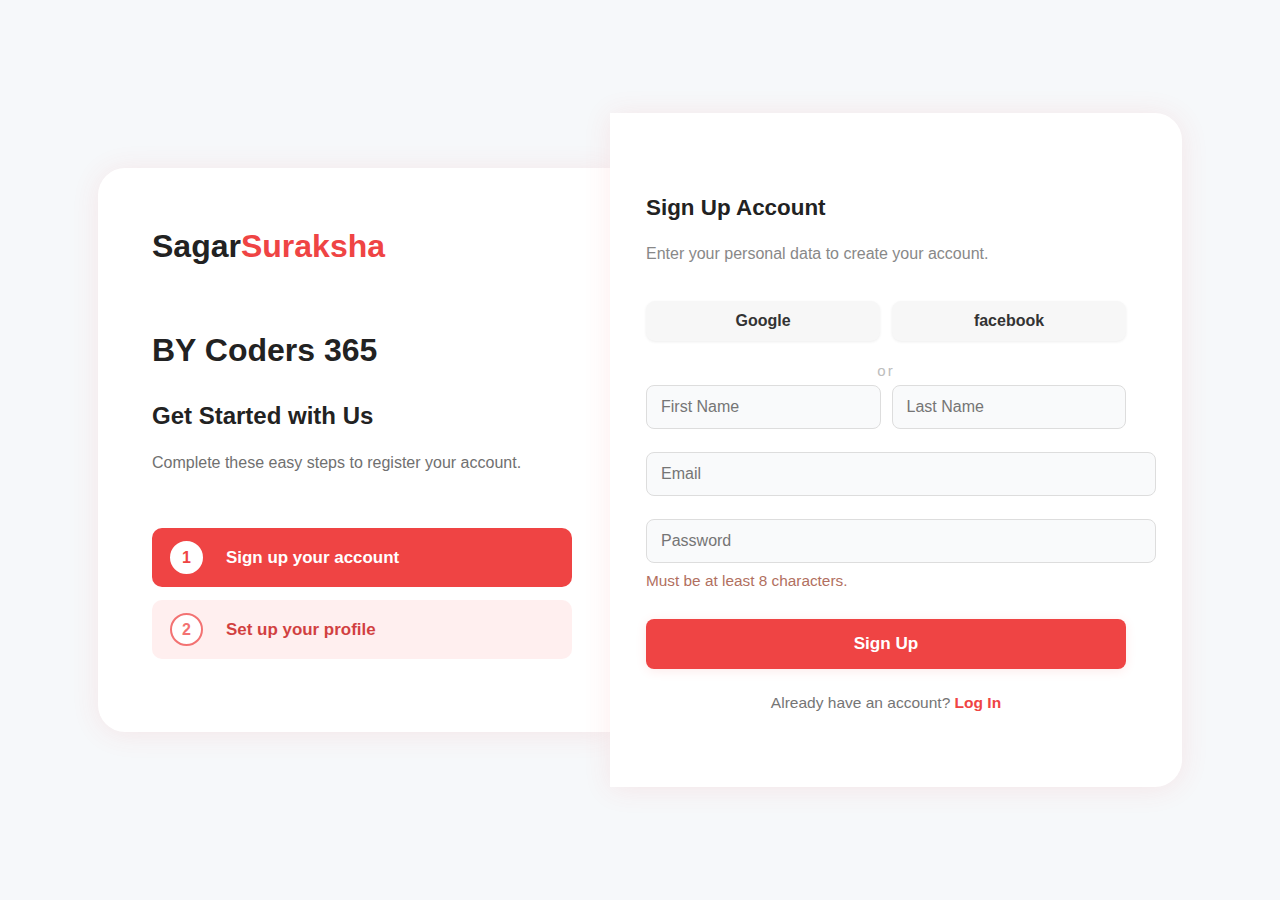
<file: register.html>
<!DOCTYPE html>
<html lang="en">
<head>
  <meta charset="UTF-8" />
  <meta name="viewport" content="width=device-width, initial-scale=1.0"/>
  <title>Sign Up - Sagar Suraksha</title>
  <link rel="stylesheet" href="register.css" />

</head>
<body>
  <div class="register-container">
    <section class="progress-section">
      <div class="logo">Sagar<span class="accent">Suraksha</span></div>
      <h1>BY Coders 365</h1>
      <h2>Get Started with Us</h2>
      <p class="desc">
        Complete these easy steps to register your account.
      </p>
      <div class="stepbar">
        <div class="step active">
          <span>1</span> Sign up your account
        </div>
        <div class="step">
          <span>2</span> Set up your profile
        </div>
      </div>
    </section>
    <section class="form-section">
      <form class="signup-form">
        <h3>Sign Up Account</h3>
        <p class="desc2">Enter your personal data to create your account.</p>
        <div class="social-buttons">
          <button type="button" class="social-btn google">Google</button>
          <button type="button" class="social-btn github">facebook</button>
        </div>
        <div class="or">or</div>
        <div class="field-row">
          <input type="text" placeholder="First Name" required />
          <input type="text" placeholder="Last Name" required />
        </div>
        <input type="email" placeholder="Email" required />
        <input type="password" placeholder="Password" minlength="8" required />
        <div class="instructions">Must be at least 8 characters.</div>
        <button type="submit" class="submit-btn">Sign Up</button>
        <p class="signin-link">Already have an account? <a href="login.html">Log In</a></p>
      </form>
    </section>
  </div>
  <script>
  document.querySelector('.signup-form').addEventListener('submit', function(e) {
    e.preventDefault();
    // Here you can add form validation or backend submission logic

    // Redirect to home page after successful signup
    window.location.href = "index.html";
  });
</script>

</body>
</html>
</file>
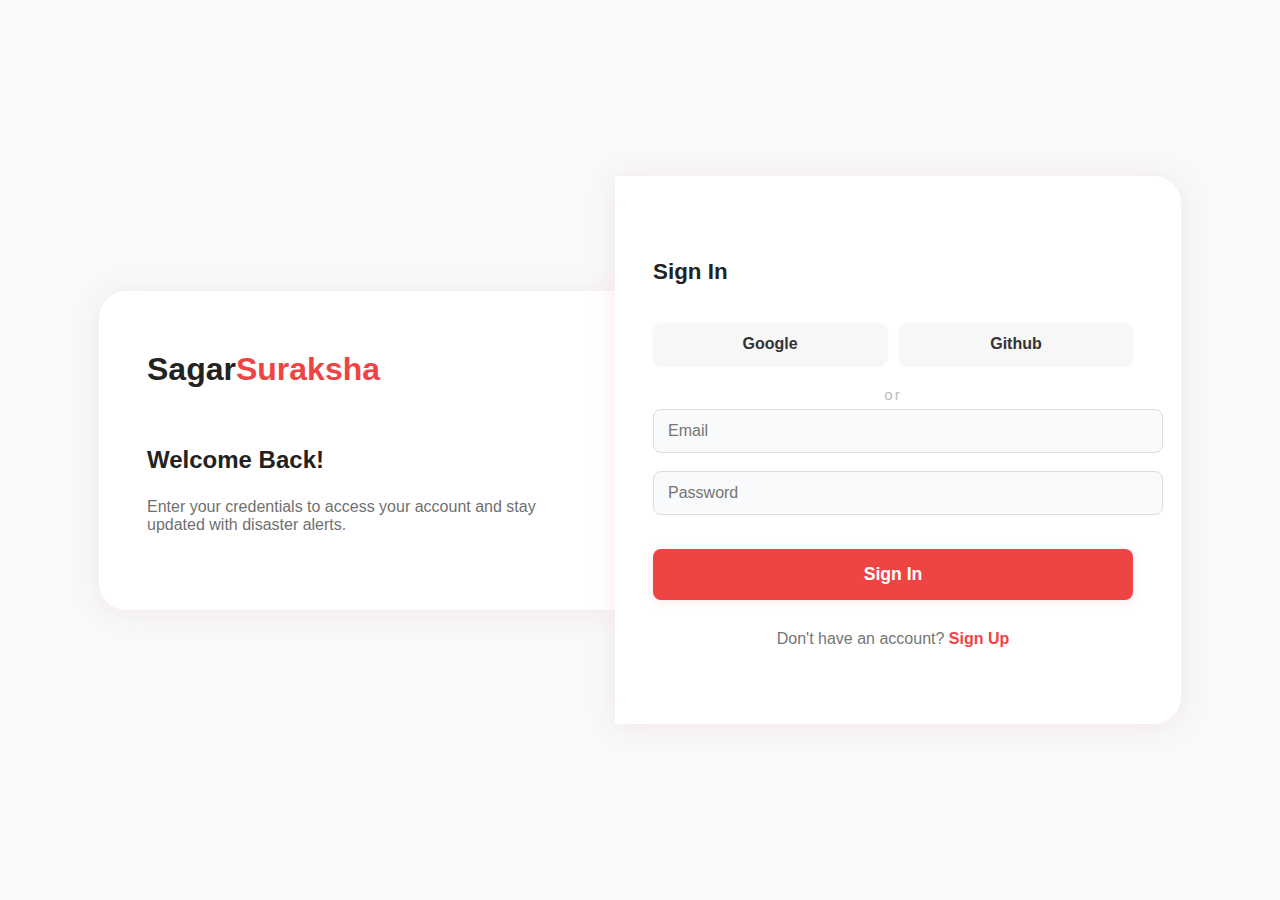
<file: signin.html>
<!DOCTYPE html>
<html lang="en">
<head>
  <meta charset="UTF-8" />
  <meta name="viewport" content="width=device-width, initial-scale=1.0"/>
  <title>Sign In - Rescue.AI</title>
  <link rel="stylesheet" href="signin.css" />
</head>
<body>
  <div class="signin-container">
    <section class="promo-section">
      <div class="logo">Sagar<span class="accent">Suraksha</span></div>
      <h2>Welcome Back!</h2>
      <p>Enter your credentials to access your account and stay updated with disaster alerts.</p>
    </section>
    <section class="form-section">
      <form class="signin-form">
        <h3>Sign In</h3>
        <div class="social-btns">
          <button type="button" class="social-btn google">Google</button>
          <button type="button" class="social-btn github">Github</button>
        </div>
        <div class="or">or</div>
        <input type="email" placeholder="Email" required />
        <input type="password" placeholder="Password" required />
        <button type="submit" class="sign-in-btn">Sign In</button>
        <p class="register-link">Don't have an account? <a href="register.html">Sign Up</a></p>
      </form>
    </section>
  </div>
  <script>
  document.querySelector('.signin-form').addEventListener('submit', function(e){
    e.preventDefault();
    // You can add validation/auth backend logic here if needed

    // Redirect to home page after form submission
    window.location.href = 'index.html';  // Adjust to your home page filename
  });
</script>

</body>
</html>
</file>
<file: register.css>
body, html {
  margin: 0; padding: 0;
  font-family: 'Segoe UI', Tahoma, Geneva, Verdana, sans-serif;
  background: #f6f8fa;
  color: #222;
  min-height: 100vh;
}
.register-container {
  display: flex; min-height: 100vh;
  justify-content: center; align-items: center; padding: 0;
  background: #f6f8fa;
}
.progress-section {
  flex: 1;
  background: white;
  border-radius: 27px 0 0 27px;
  box-shadow: 0 2px 28px rgba(239,68,68,0.10);
  padding: 60px 38px 60px 54px;
  display: flex; flex-direction: column; align-items: start;
  min-width: 350px; max-width: 420px;
}
.logo {
  font-size: 2rem; font-weight: 700;
  margin-bottom: 46px;
}
.accent { color: #ef4444; }
.progress-section h2 {
  margin: 12px 0 8px 0; font-size: 1.5rem; font-weight: 700;
}
.progress-section .desc {
  color: #707070;
  margin-bottom: 26px;
  font-weight: 400;
}
.stepbar { width: 100%; margin-top: 30px; }
.step {
  background: #ffeaea;
  color: #c30000;
  border-radius: 10px;
  margin-bottom: 13px;
  padding: 13px 18px;
  font-weight: 600; display: flex; align-items: center; gap: 15px;
  font-size: 1.06rem;
  opacity: .75;
}
.step.active {
  background: #ef4444; color: #fff; opacity: 1;
}
.step span {
  background: white; color: #ef4444;
  display: inline-block; width: 29px; height: 29px; border-radius: 50%;
  text-align: center; line-height: 29px; margin-right: 8px;
  font-weight: 700; font-size: 1rem;
  border: 2px solid #ef4444;
}
.step.active span {
  color: #ef4444; background: #fff;
  border: 2px solid #fff;
}

.form-section {
  flex: 1.15; background: #fff;
  border-radius: 0 27px 27px 0;
  box-shadow: 0 2px 28px rgba(239,68,68,0.10);
  padding: 60px 56px 60px 36px;
  display: flex; align-items: center; justify-content: center;
  min-width: 370px; max-width: 480px;
}
.signup-form {
  display: flex; flex-direction: column; width: 100%; gap: 18px;
}
.signup-form h3 {
  font-size: 1.4rem; font-weight: 700; margin-bottom: 0;
}
.desc2 { color: #888; font-size: 1rem; margin: 6px 0 20px 0; }
.social-buttons {
  display: flex; gap: 12px; margin-bottom: 3px;
}
.social-btn {
  flex: 1; border: none;
  background: #f7f7f7; color: #333;
  font-size: 1rem; border-radius: 9px;
  padding: 11px 0;
  font-weight: 600; cursor: pointer; outline: none;
  box-shadow: 0 1px 3px #eee;
  transition: background .18s;
}
.social-btn.google:hover { background: #fbe4e4; }
.social-btn.github:hover { background: #f6e9ff; }
.or { text-align: center; color: #bdbdbd; letter-spacing: 2px; font-size: .94rem; margin-bottom: -12px; }
.field-row {
  display: flex; gap: 11px;
}
.field-row input {
  flex: 1;
}
.signup-form input[type="text"],
.signup-form input[type="email"],
.signup-form input[type="password"] {
  width: 100%;
  padding: 12px 14px;
  border: 1.6px solid #ddd;
  border-radius: 8px;
  font-size: 1rem;
  background: #f9fafb;
  margin-bottom: 5px;
  outline: none;
  transition: border .18s;
}
.signup-form input:focus {
  border-color: #ef4444;
}
.instructions {
  font-size: 0.96rem;
  color: #b16f60;
  margin-bottom: 4px; margin-top: -14px;
}
.submit-btn {
  margin-top: 7px;
  background: #ef4444; color: white; font-weight: 700;
  border-radius: 8px; border: none;
  font-size: 1.07rem; padding: 15px;
  cursor: pointer; box-shadow: 0 2px 12px #fdeaea;
  transition: background 0.24s;
}
.submit-btn:hover { background: #b91c1c; }
.signin-link {
  text-align: center; color: #757575;
  font-size: .97rem; margin-top: 7px;
}
.signin-link a {
  color: #ef4444; text-decoration: none; font-weight: 600;
}
.signin-link a:hover { text-decoration: underline; }
@media (max-width: 900px) {
  .register-container {
    flex-direction: column; align-items: stretch; min-height: unset;
  }
  .progress-section, .form-section {
    min-width: unset; max-width: unset; width: 100%; border-radius: 0;
    padding: 28px 7vw;
  }
  .progress-section { border-radius: 0 0 18px 18px; }
  .form-section { border-radius: 18px 18px 0 0; }
}
</file>
<file: signin.css>
body, html {
  margin: 0; padding: 0;
  font-family: 'Segoe UI', Tahoma, Geneva, Verdana, sans-serif;
  background: #f7f9fb; color: #222;
  min-height: 100vh;
}
.signin-container {
  display: flex; min-height: 100vh;
  justify-content: center; align-items: center; padding: 0;
  background: #f7f9fb;
}
.promo-section {
  flex: 1;
  background: white;
  border-radius: 27px 0 0 27px;
  box-shadow: 0 2px 28px rgba(239,68,68,0.10);
  padding: 60px 48px 60px 48px;
  display: flex; flex-direction: column; align-items: start;
  min-width: 350px; max-width: 420px;
}
.logo {
  font-size: 2rem; font-weight: 700;
  margin-bottom: 46px; user-select: none;
}
.accent { color: #ef4444; }
.promo-section h2 {
  margin: 12px 0 8px 0; font-size: 1.5rem; font-weight: 700;
}
.promo-section p {
  color: #707070; font-weight: 400;
}
.form-section {
  flex: 1.15; background: #fff;
  border-radius: 0 27px 27px 0;
  box-shadow: 0 2px 28px rgba(239,68,68,0.10);
  padding: 60px 48px 60px 38px;
  display: flex; align-items: center; justify-content: center;
  min-width: 370px; max-width: 480px;
}
.signin-form {
  display: flex; flex-direction: column; width: 100%; gap: 18px;
}
.signin-form h3 {
  font-size: 1.4rem; font-weight: 700; margin-bottom: 20px;
}
.social-btns {
  display: flex; gap: 12px; margin-bottom: 3px;
}
.social-btn {
  flex: 1; border: none;
  background: #f7f7f7; color: #333;
  font-size: 1rem; border-radius: 9px;
  padding: 12px 0;
  font-weight: 600; cursor: pointer; outline: none;
  box-shadow: 0 1px 3px #eee;
  transition: background .18s;
}
.social-btn.google:hover { background: #ffeaea; }
.social-btn.github:hover { background: #edeaf6; }
.or {
  text-align: center;
  color: #bdbdbd;
  letter-spacing: 2px;
  font-size: .94rem;
  margin-bottom: -12px;
}
.signin-form input[type="email"],
.signin-form input[type="password"] {
  width: 100%;
  padding: 12px 14px;
  border: 1.6px solid #ddd;
  border-radius: 8px;
  font-size: 1rem;
  background: #f9fafb;
  outline: none;
  transition: border .18s;
}
.signin-form input:focus {
  border-color: #ef4444;
}
.sign-in-btn {
  margin-top: 16px;
  background: #ef4444; color: white; font-weight: 700;
  border-radius: 8px; border: none;
  font-size: 1.1rem; padding: 15px;
  cursor: pointer; box-shadow: 0 2px 12px #fdeaea;
  transition: background 0.24s;
}
.sign-in-btn:hover {
  background: #b91c1c;
}
.register-link {
  text-align: center; color: #757575;
  font-size: 1rem; margin-top: 12px;
}
.register-link a {
  color: #ef4444; text-decoration: none; font-weight: 600;
}
.register-link a:hover {
  text-decoration: underline;
}
@media (max-width: 900px) {
  .signin-container {
    flex-direction: column; align-items: stretch; min-height: unset;
  }
  .promo-section, .form-section {
    min-width: unset; max-width: unset; width: 100%; border-radius: 0;
    padding: 28px 7vw;
  }
  .promo-section { border-radius: 0 0 18px 18px; }
  .form-section { border-radius: 18px 18px 0 0; }
}
</file>
